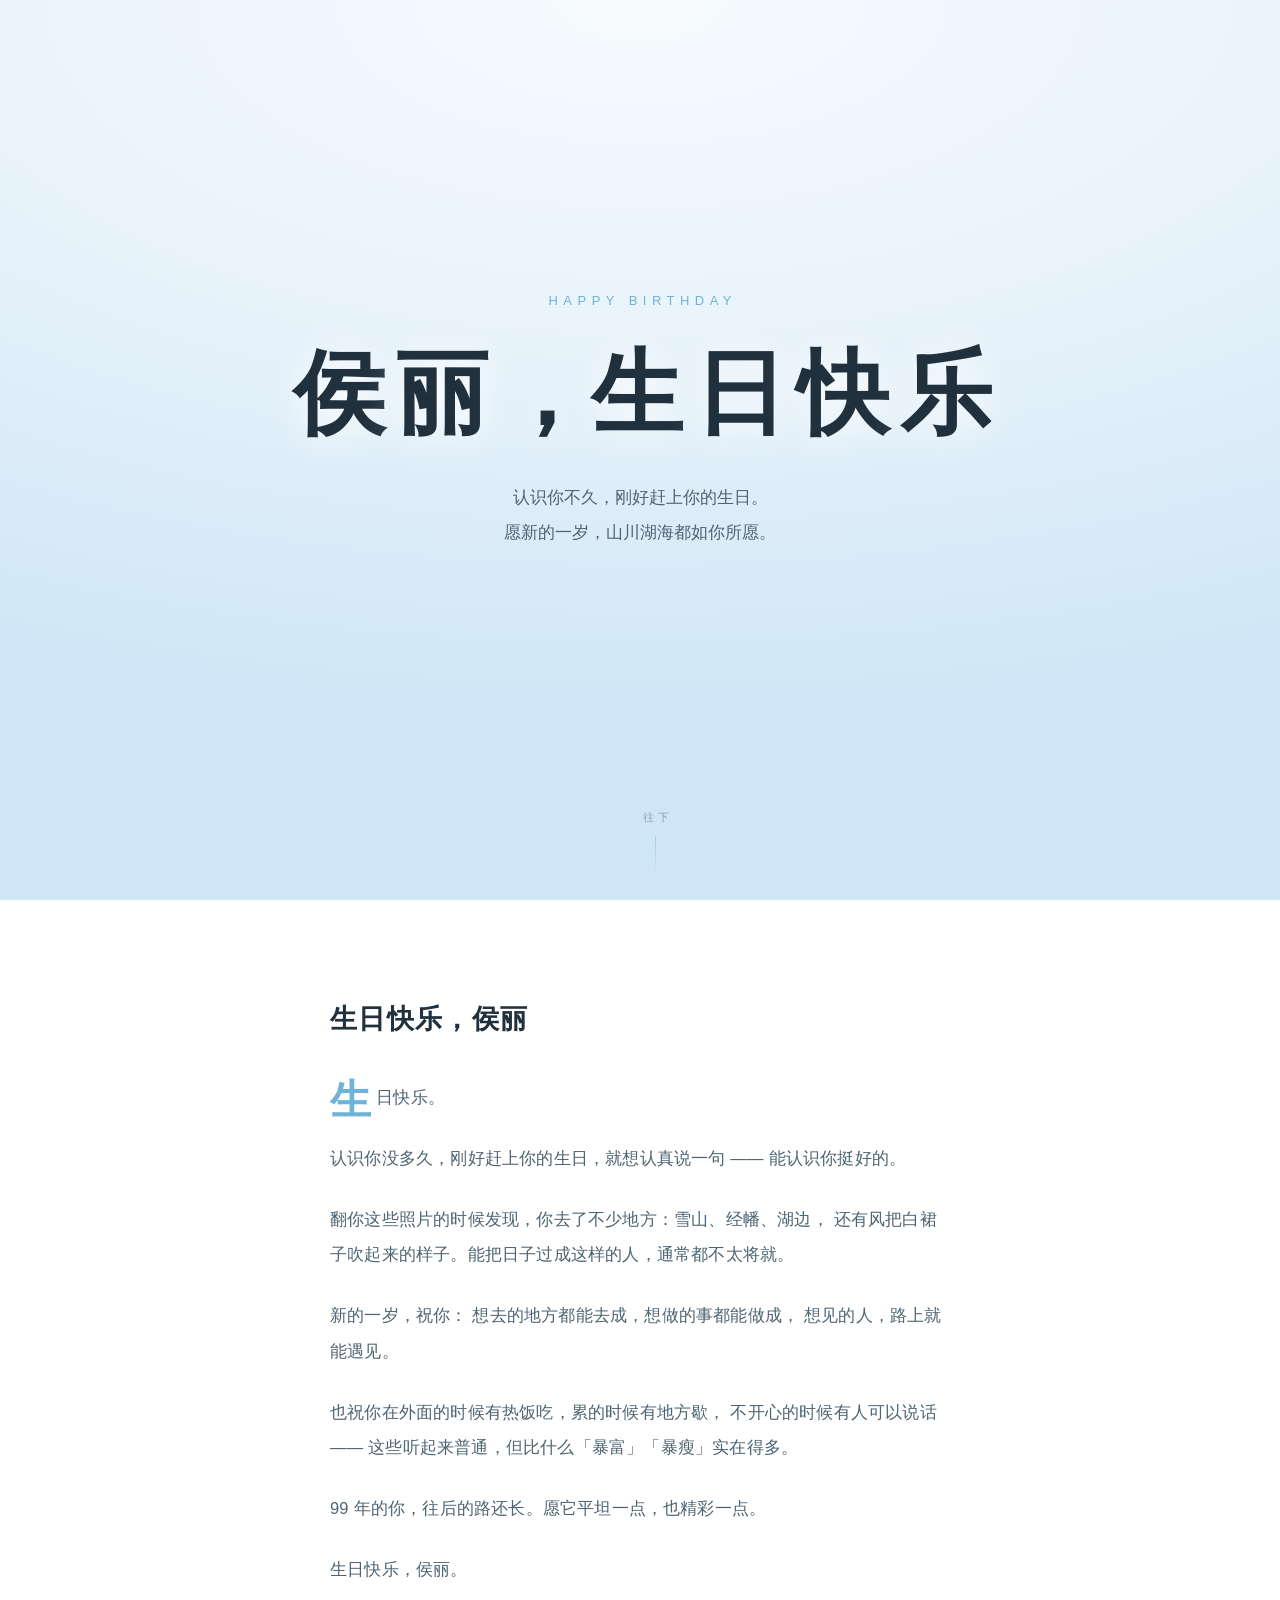
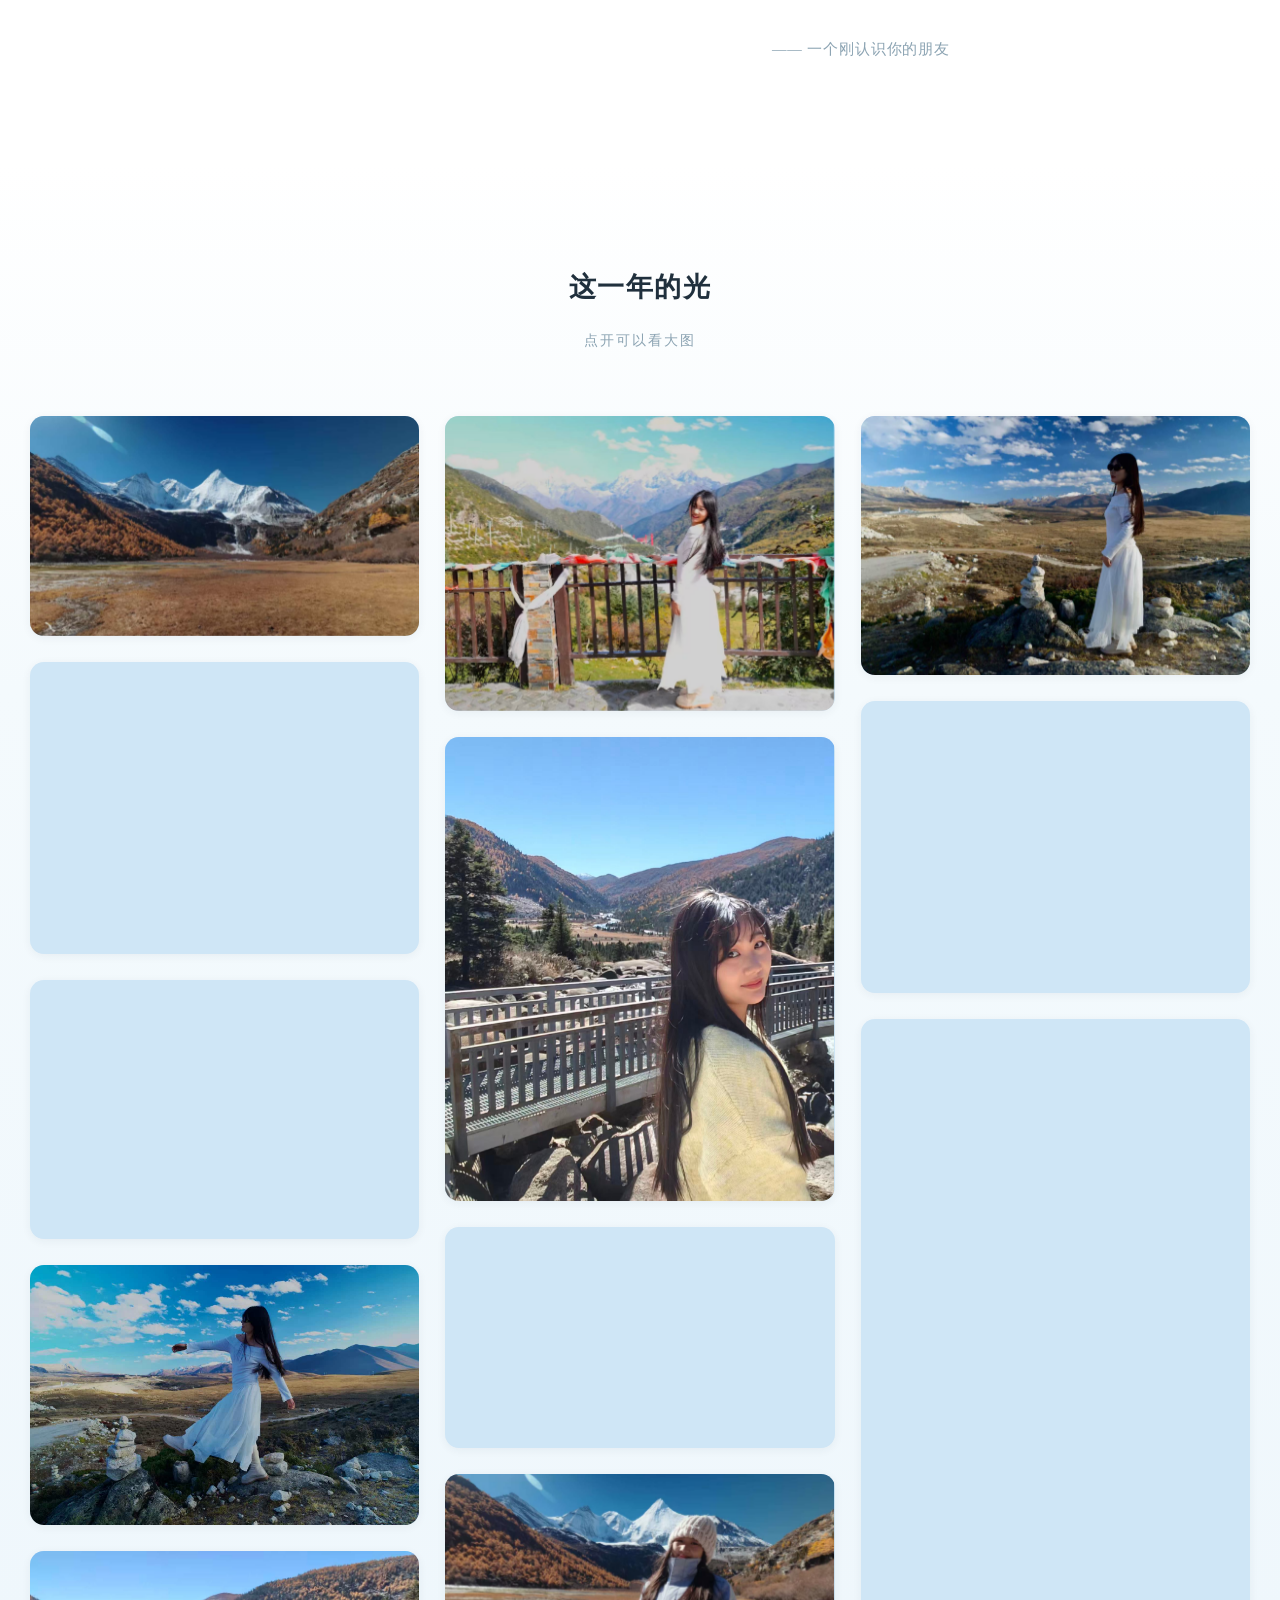
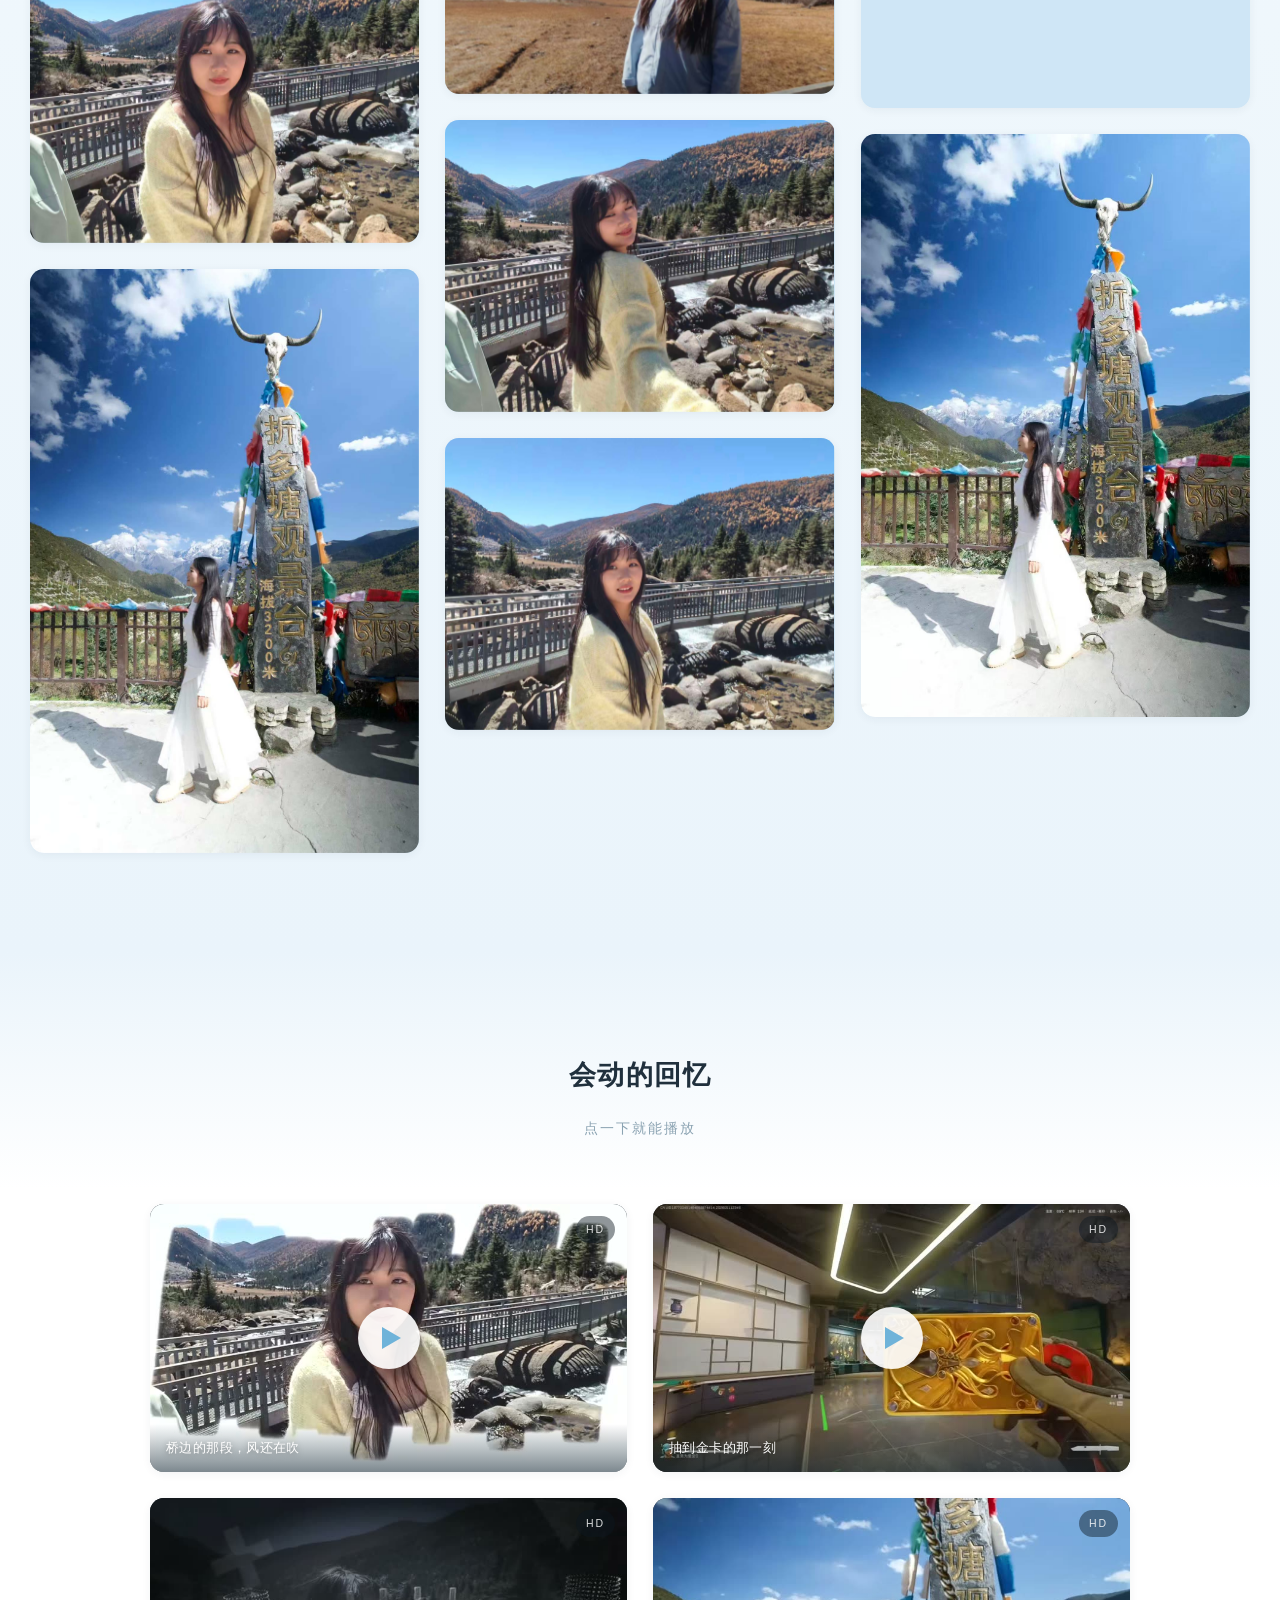
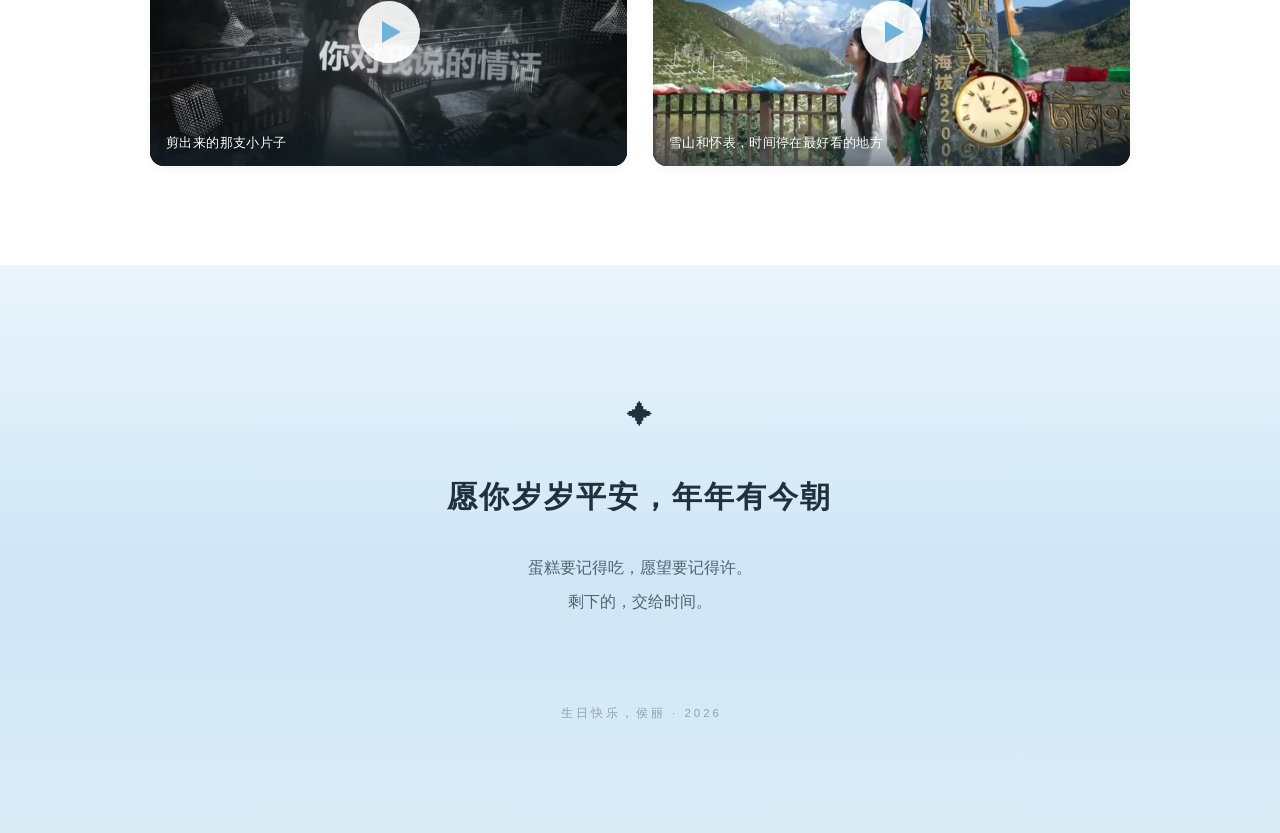
<file: birthday/index.html>
<!DOCTYPE html>
<html lang="zh-CN">
<head>
<meta charset="UTF-8">
<meta name="viewport" content="width=device-width, initial-scale=1, viewport-fit=cover">
<meta name="theme-color" content="#eaf4fb">
<meta name="robots" content="noindex, nofollow, noarchive">
<title>侯丽生日快乐</title>
<link rel="icon" href="data:image/svg+xml,<svg xmlns='http://www.w3.org/2000/svg' viewBox='0 0 100 100'><text y='.9em' font-size='90'>🎂</text></svg>">
<style>
  /* ============ 设计变量 ============ */
  :root{
    --sky-1:#eaf4fb;   /* 最浅天光 */
    --sky-2:#cfe6f6;
    --sky-3:#9fcde8;
    --sky-4:#6fb3d9;   /* 主蓝 */
    --ink:#20303d;     /* 正文墨色 */
    --ink-soft:#4d6472;
    --ink-mute:#8ba3b2;
    --white:#ffffff;
    --warm:#f6c88a;    /* 一点暖金，只用极少处 */
    --shadow-s:0 2px 10px rgba(32,48,61,.06);
    --shadow-m:0 10px 34px rgba(32,48,61,.10);
    --shadow-l:0 24px 70px rgba(32,48,61,.16);
    --ease:cubic-bezier(.22,.61,.36,1);
    --font-serif:"Songti SC","Noto Serif SC","Source Han Serif SC","SimSun",Georgia,serif;
    --font-sans:-apple-system,BlinkMacSystemFont,"PingFang SC","Hiragino Sans GB","Microsoft YaHei","Noto Sans SC",sans-serif;
  }

  *{box-sizing:border-box;-webkit-tap-highlight-color:transparent}
  html{scroll-behavior:smooth}
  @media (prefers-reduced-motion:reduce){
    html{scroll-behavior:auto}
    *{animation-duration:.001ms!important;transition-duration:.001ms!important}
  }

  body{
    margin:0;
    background:var(--sky-1);
    color:var(--ink);
    font-family:var(--font-sans);
    line-height:1.85;
    -webkit-font-smoothing:antialiased;
    overflow-x:hidden;
  }

  /* ============ 首屏 ============ */
  .hero{
    position:relative;
    min-height:100svh;
    display:flex;
    flex-direction:column;
    align-items:center;
    justify-content:center;
    text-align:center;
    padding:8vh 24px 12vh;
    overflow:hidden;
    background:
      radial-gradient(120% 80% at 50% 0%, #f7fbfe 0%, var(--sky-1) 42%, var(--sky-2) 100%);
  }
  /* 漂浮的光点：模仿轻音乐里缓慢起伏的音符 */
  .hero-notes{position:absolute;inset:0;pointer-events:none;overflow:hidden}
  .hero-notes i{
    position:absolute;
    display:block;
    border-radius:50%;
    background:radial-gradient(circle at 32% 30%, #ffffff, rgba(159,205,232,.55));
    opacity:0;
    animation:float-up linear infinite;
  }
  @keyframes float-up{
    0%{transform:translate3d(0,12vh,0) scale(.6);opacity:0}
    12%{opacity:.75}
    88%{opacity:.55}
    100%{transform:translate3d(var(--drift,0),-108vh,0) scale(1.15);opacity:0}
  }

  .hero-inner{position:relative;z-index:2;max-width:720px}

  .hero-eyebrow{
    font-size:13px;
    letter-spacing:.42em;
    text-indent:.42em;
    color:var(--sky-4);
    margin:0 0 30px;
    font-weight:500;
    opacity:0;
    animation:fade-rise 1.1s var(--ease) .15s forwards;
  }

  .hero-title{
    font-family:var(--font-serif);
    font-size:clamp(46px,11vw,96px);
    line-height:1.12;
    letter-spacing:.06em;
    text-indent:.06em;
    margin:0;
    font-weight:600;
    color:var(--ink);
    text-shadow:0 2px 34px rgba(255,255,255,.9);
    white-space:nowrap;      /* 绝不在一行中间断字；字号由 JS 自适应 */
  }
  .hero-title span{
    display:inline-block;
    opacity:0;
    transform:translateY(26px);
    animation:fade-rise .95s var(--ease) forwards;
  }
  .hero-title .ch-comma{
    /* 逗号收窄一点，避免名字后面留出过大空隙 */
    margin-right:-.12em;
  }

  .hero-sub{
    margin:34px auto 0;
    max-width:26em;
    font-size:clamp(14px,3.5vw,16.5px);
    line-height:2.1;
    color:var(--ink-soft);
    opacity:0;
    animation:fade-rise 1.2s var(--ease) .75s forwards;
  }

  .hero-date{
    margin-top:26px;
    font-size:12.5px;
    letter-spacing:.34em;
    text-indent:.34em;
    color:var(--ink-mute);
    opacity:0;
    animation:fade-rise 1.2s var(--ease) 1s forwards;
  }

  @keyframes fade-rise{
    from{opacity:0;transform:translateY(22px)}
    to{opacity:1;transform:translateY(0)}
  }

  /* 向下提示 */
  .scroll-hint{
    position:absolute;
    bottom:max(26px,env(safe-area-inset-bottom));
    left:50%;
    transform:translateX(-50%);
    z-index:2;
    display:flex;
    flex-direction:column;
    align-items:center;
    gap:9px;
    color:var(--ink-mute);
    font-size:11px;
    letter-spacing:.3em;
    text-indent:.3em;
    opacity:0;
    animation:fade-rise 1s var(--ease) 1.5s forwards;
    pointer-events:none;
  }
  .scroll-hint::after{
    content:"";
    width:1px;height:38px;
    background:linear-gradient(to bottom,var(--sky-3),transparent);
    animation:hint-slide 2.4s ease-in-out infinite;
  }
  @keyframes hint-slide{
    0%,100%{opacity:.35;transform:translateY(0)}
    50%{opacity:1;transform:translateY(6px)}
  }

  /* ============ 正文段落通用 ============ */
  .section{position:relative;padding:clamp(70px,11vh,120px) 24px}
  .narrow{max-width:640px;margin:0 auto}

  /* ============ 信（文案） ============ */
  .letter{background:var(--white)}
  .letter .narrow{max-width:620px}
  .letter h2{
    font-family:var(--font-serif);
    font-size:clamp(21px,5vw,27px);
    font-weight:600;
    letter-spacing:.05em;
    margin:0 0 40px;
    color:var(--ink);
    line-height:1.5;
  }
  .letter p{
    margin:0 0 1.55em;
    font-size:clamp(15px,3.8vw,16.5px);
    line-height:2.15;
    color:var(--ink-soft);
    letter-spacing:.012em;
  }
  .letter p:last-child{margin-bottom:0}
  .letter .sign{
    margin-top:46px;
    text-align:right;
    font-family:var(--font-serif);
    font-size:14.5px;
    color:var(--ink-mute);
    letter-spacing:.06em;
  }
  /* 首字稍作强调 */
  .letter .lead::first-letter{
    font-family:var(--font-serif);
    font-size:2.5em;
    float:left;
    line-height:.92;
    padding:.06em .12em 0 0;
    color:var(--sky-4);
    font-weight:600;
  }

  /* ============ 照片墙 ============ */
  .wall{background:linear-gradient(180deg,var(--white) 0%, #f4fafd 22%, var(--sky-1) 100%)}
  .wall-head{text-align:center;margin-bottom:clamp(38px,7vw,62px)}
  .wall-head h2{
    font-family:var(--font-serif);
    font-size:clamp(21px,5vw,27px);
    font-weight:600;
    letter-spacing:.05em;
    margin:0 0 16px;
  }
  .wall-head p{
    margin:0;
    font-size:13.5px;
    color:var(--ink-mute);
    letter-spacing:.14em;
  }

  /* 瀑布流：CSS columns，天然适配横竖混排 */
  .masonry{
    max-width:1220px;
    margin:0 auto;
    column-gap:clamp(14px,2.4vw,26px);
    columns:1;
  }
  @media (min-width:620px){ .masonry{columns:2} }
  @media (min-width:1000px){ .masonry{columns:3} }

  .ph{
    break-inside:avoid;
    margin:0 0 clamp(14px,2.4vw,26px);
    position:relative;
    border-radius:14px;
    overflow:hidden;
    cursor:zoom-in;
    background:var(--sky-2);
    box-shadow:var(--shadow-s);
    transform:translateY(30px);
    opacity:0;
    transition:opacity .9s var(--ease), transform .9s var(--ease), box-shadow .4s ease;
  }
  .ph.in{opacity:1;transform:translateY(0)}
  .ph img{
    display:block;
    width:100%;
    height:auto;
    transition:transform 1.05s var(--ease), filter .5s ease;
    will-change:transform;
  }
  .ph:hover img{transform:scale(1.045)}
  .ph::after{
    content:"";
    position:absolute;inset:0;
    background:linear-gradient(to top, rgba(20,38,50,.55) 0%, rgba(20,38,50,.12) 26%, transparent 52%);
    opacity:0;
    transition:opacity .45s ease;
    pointer-events:none;
  }
  .ph:hover::after{opacity:1}
  .ph .cap{
    position:absolute;
    left:0;right:0;bottom:0;
    padding:16px 18px 15px;
    color:#fff;
    font-size:12.5px;
    line-height:1.65;
    letter-spacing:.03em;
    opacity:0;
    transform:translateY(8px);
    transition:opacity .45s ease, transform .45s var(--ease);
    pointer-events:none;
    text-shadow:0 1px 6px rgba(0,0,0,.3);
  }
  .ph:hover .cap{opacity:1;transform:translateY(0)}
  /* 触屏没有 hover：常显一层很淡的说明 */
  @media (hover:none){
    .ph::after{opacity:.55;background:linear-gradient(to top, rgba(20,38,50,.42), transparent 46%)}
    .ph .cap{opacity:1;transform:none;font-size:12px}
  }

  /* ============ 结尾 ============ */
  .ending{
    background:linear-gradient(180deg,var(--sky-1) 0%, var(--sky-2) 55%, #dcecf7 100%);
    text-align:center;
    padding:clamp(88px,14vh,150px) 24px clamp(80px,12vh,130px);
  }
  .ending .mark{
    font-size:26px;
    letter-spacing:.5em;
    text-indent:.5em;
    margin-bottom:30px;
    opacity:.85;
  }
  .ending h2{
    font-family:var(--font-serif);
    font-size:clamp(22px,5.4vw,30px);
    font-weight:600;
    letter-spacing:.07em;
    margin:0 0 26px;
  }
  .ending p{
    max-width:24em;
    margin:0 auto;
    font-size:clamp(14.5px,3.6vw,16px);
    line-height:2.15;
    color:var(--ink-soft);
  }
  .ending .tiny{
    margin-top:clamp(52px,9vh,86px);
    font-size:11.5px;
    letter-spacing:.26em;
    text-indent:.26em;
    color:var(--ink-mute);
    opacity:.8;
  }

  /* ============ 视频区 ============ */
  .clips{background:linear-gradient(180deg,var(--sky-1) 0%, var(--white) 26%)}
  .clip-grid{
    max-width:980px;
    margin:0 auto;
    display:grid;
    grid-template-columns:repeat(2,1fr);
    gap:clamp(14px,2.4vw,26px);
  }
  @media (max-width:620px){ .clip-grid{grid-template-columns:1fr} }
  .clip{
    position:relative;
    aspect-ratio:16/9;
    border-radius:14px;
    overflow:hidden;
    background:#0d1820;
    box-shadow:var(--shadow-s);
    cursor:pointer;
    transform:translateY(30px);
    opacity:0;
    transition:opacity .9s var(--ease), transform .9s var(--ease), box-shadow .4s ease;
  }
  .clip.in{opacity:1;transform:translateY(0)}
  .clip:hover{box-shadow:var(--shadow-m)}
  .clip>img{
    position:absolute;inset:0;
    width:100%;height:100%;
    object-fit:cover;
    display:block;
    transition:transform 1.05s var(--ease), opacity .5s ease;
  }
  .clip:hover>img{transform:scale(1.04)}
  .clip video{
    position:absolute;inset:0;
    width:100%;height:100%;
    display:block;
    background:#000;
    z-index:3;
  }
  .clip .play{
    position:absolute;left:50%;top:50%;
    transform:translate(-50%,-50%);
    width:62px;height:62px;
    border-radius:50%;
    background:rgba(255,255,255,.9);
    display:flex;align-items:center;justify-content:center;
    box-shadow:0 8px 30px rgba(0,0,0,.35);
    transition:transform .35s var(--ease), opacity .4s ease;
    z-index:2;
  }
  .clip .play::after{
    content:"";
    display:block;
    border-left:19px solid var(--sky-4);
    border-top:11px solid transparent;
    border-bottom:11px solid transparent;
    margin-left:5px;
  }
  .clip:hover .play{transform:translate(-50%,-50%) scale(1.09)}
  .clip .cap{
    position:absolute;
    left:0;right:0;bottom:0;
    padding:14px 16px 13px;
    color:#fff;
    font-size:12.5px;
    line-height:1.65;
    letter-spacing:.03em;
    background:linear-gradient(to top, rgba(20,38,50,.55), transparent);
    z-index:2;
    pointer-events:none;
    text-shadow:0 1px 6px rgba(0,0,0,.35);
  }
  .clip .hint{
    position:absolute;
    top:12px;right:12px;
    font-size:10.5px;
    letter-spacing:.18em;
    color:rgba(255,255,255,.85);
    background:rgba(13,24,32,.45);
    padding:4px 10px;
    border-radius:99px;
    z-index:2;
    pointer-events:none;
  }

  /* ============ 灯箱 ============ */
  .lb{
    position:fixed;inset:0;
    z-index:100;
    display:flex;
    align-items:center;
    justify-content:center;
    padding:clamp(16px,4vw,52px);
    background:rgba(18,32,42,.94);
    backdrop-filter:blur(14px);
    -webkit-backdrop-filter:blur(14px);
    opacity:0;
    visibility:hidden;
    transition:opacity .42s var(--ease), visibility .42s;
  }
  .lb.open{opacity:1;visibility:visible}
  .lb-fig{
    margin:0;
    max-width:100%;
    max-height:100%;
    display:flex;
    flex-direction:column;
    align-items:center;
    gap:16px;
    transform:scale(.965);
    transition:transform .5s var(--ease);
  }
  .lb.open .lb-fig{transform:scale(1)}
  .lb-fig img{
    display:block;
    max-width:100%;
    max-height:calc(100svh - 150px);
    width:auto;height:auto;
    border-radius:10px;
    box-shadow:0 30px 90px rgba(0,0,0,.5);
  }
  .lb-cap{
    color:rgba(255,255,255,.82);
    font-size:13.5px;
    line-height:1.7;
    text-align:center;
    max-width:36em;
    letter-spacing:.03em;
  }
  .lb-count{
    color:rgba(255,255,255,.42);
    font-size:11.5px;
    letter-spacing:.22em;
  }
  .lb-btn{
    position:absolute;
    top:50%;
    transform:translateY(-50%);
    width:52px;height:52px;
    border:0;
    border-radius:50%;
    background:rgba(255,255,255,.10);
    color:#fff;
    font-size:20px;
    line-height:1;
    display:flex;align-items:center;justify-content:center;
    cursor:pointer;
    transition:background .28s ease, transform .28s var(--ease);
    backdrop-filter:blur(6px);
  }
  .lb-btn:hover{background:rgba(255,255,255,.22)}
  .lb-btn:active{transform:translateY(-50%) scale(.94)}
  .lb-prev{left:clamp(8px,2.6vw,26px)}
  .lb-next{right:clamp(8px,2.6vw,26px)}
  .lb-close{
    position:absolute;
    top:max(16px,env(safe-area-inset-top));
    right:clamp(14px,3vw,28px);
    width:44px;height:44px;
    border:0;border-radius:50%;
    background:rgba(255,255,255,.10);
    color:#fff;font-size:22px;line-height:1;
    cursor:pointer;
    transition:background .28s ease;
  }
  .lb-close:hover{background:rgba(255,255,255,.22)}

  /* ============ 顶部进度条（阅读感） ============ */
  .progress{
    position:fixed;top:0;left:0;
    height:2px;width:0;
    background:linear-gradient(90deg,var(--sky-3),var(--sky-4));
    z-index:99;
    transition:width .12s linear;
    pointer-events:none;
  }

  /* ============ 进场：滚动揭示 ============ */
  .reveal{opacity:0;transform:translateY(26px);transition:opacity 1s var(--ease), transform 1s var(--ease)}
  .reveal.in{opacity:1;transform:translateY(0)}

  /* 打印/极简降级 */
  @media (max-width:400px){
    .letter p{line-height:2.05}
  }
</style>
</head>
<body>

<div class="progress" id="progress" aria-hidden="true"></div>

<!-- ==================== 首屏 ==================== -->
<header class="hero">
  <div class="hero-notes" id="notes" aria-hidden="true"></div>
  <div class="hero-inner">
    <p class="hero-eyebrow">HAPPY BIRTHDAY</p>
    <h1 class="hero-title" id="title"></h1>
    <p class="hero-sub">
      认识你不久，刚好赶上你的生日。
      <br>愿新的一岁，山川湖海都如你所愿。
    </p>
    <p class="hero-date" id="dateline"></p>
  </div>
  <div class="scroll-hint">往下</div>
</header>

<!-- ==================== 信 ==================== -->
<section class="section letter">
  <div class="narrow">
    <h2 class="reveal">生日快乐，侯丽</h2>

    <p class="lead reveal">
      生日快乐。
    </p>

    <p class="reveal">
      认识你没多久，刚好赶上你的生日，就想认真说一句 —— 能认识你挺好的。
    </p>

    <p class="reveal">
      翻你这些照片的时候发现，你去了不少地方：雪山、经幡、湖边，
      还有风把白裙子吹起来的样子。能把日子过成这样的人，通常都不太将就。
    </p>

    <p class="reveal">
      新的一岁，祝你：
      想去的地方都能去成，想做的事都能做成，
      想见的人，路上就能遇见。
    </p>

    <p class="reveal">
      也祝你在外面的时候有热饭吃，累的时候有地方歇，
      不开心的时候有人可以说话 —— 这些听起来普通，但比什么「暴富」「暴瘦」实在得多。
    </p>

    <p class="reveal">
      99 年的你，往后的路还长。愿它平坦一点，也精彩一点。
    </p>

    <p class="reveal">
      生日快乐，侯丽。
    </p>

    <p class="sign reveal">—— 一个刚认识你的朋友</p>
  </div>
</section>

<!-- ==================== 照片墙 ==================== -->
<section class="section wall" id="wall">
  <div class="wall-head">
    <h2 class="reveal">这一年的光</h2>
    <p class="reveal">点开可以看大图</p>
  </div>
  <div class="masonry" id="masonry"></div>
</section>

<!-- ==================== 视频 ==================== -->
<section class="section clips" id="clips">
  <div class="wall-head">
    <h2 class="reveal">会动的回忆</h2>
    <p class="reveal">点一下就能播放</p>
  </div>
  <div class="clip-grid" id="clipGrid"></div>
</section>

<!-- ==================== 结尾 ==================== -->
<section class="ending">
  <div class="mark reveal">✦</div>
  <h2 class="reveal">愿你岁岁平安，年年有今朝</h2>
  <p class="reveal">
    蛋糕要记得吃，愿望要记得许。
    <br>剩下的，交给时间。
  </p>
  <p class="tiny reveal">生日快乐，侯丽 · 2026</p>
</section>

<!-- ==================== 灯箱 ==================== -->
<div class="lb" id="lb" role="dialog" aria-modal="true" aria-label="查看大图">
  <button class="lb-close" id="lbClose" aria-label="关闭">✕</button>
  <button class="lb-btn lb-prev" id="lbPrev" aria-label="上一张">‹</button>
  <figure class="lb-fig">
    <img id="lbImg" alt="">
    <figcaption>
      <div class="lb-cap" id="lbCap"></div>
      <div class="lb-count" id="lbCount"></div>
    </figcaption>
  </figure>
  <button class="lb-btn lb-next" id="lbNext" aria-label="下一张">›</button>
</div>

<script>
/* =========================================================
   可改的几处 —— 想让页面更"你的"，改这里就够了
   ========================================================= */
const CONFIG = {
  /* ① 名字：填了就会出现在大标题上，比如填「阿满」→ 标题变成「阿满，生日快乐」 */
  name: '侯丽',
  /* ② 生日日期：填了会显示在首屏下方，比如 '2026.11.03'；留空则不显示 */
  birthday: '',
  /* ③ 大标题里「生日快乐」四个字要不要逐字浮现（true 好看） */
  splitTitle: true,
};

/* ---------- 标题 ---------- */
(function buildTitle(){
  const el = document.getElementById('title');
  const name = (CONFIG.name || '').trim();
  const full = name ? `${name}，生日快乐` : '生日快乐';
  if (CONFIG.splitTitle) {
    [...full].forEach((ch, i) => {
      const s = document.createElement('span');
      s.textContent = ch;
      if (ch === '，') s.className = 'ch-comma';
      s.style.animationDelay = (0.35 + i * 0.085) + 's';
      el.appendChild(s);
    });
  } else {
    el.textContent = full;
  }
  if ((CONFIG.birthday || '').trim()) {
    const d = document.getElementById('dateline');
    d.textContent = CONFIG.birthday.trim();
  }

  /* 自动字号：把整行缩放到刚好放下，绝不拆字换行。
     名字越长，字越小；窗口改变时重算。 */
  const box = el.closest('.hero-inner') || el.parentElement;
  function fit() {
    const avail = Math.max(200, box.clientWidth);
    let lo = 18, hi = 96, best = lo;
    /* 二分找能放下的最大字号 */
    for (let k = 0; k < 14; k++) {
      const mid = (lo + hi) / 2;
      el.style.fontSize = mid + 'px';
      if (el.scrollWidth <= avail) { best = mid; lo = mid; } else { hi = mid; }
    }
    el.style.fontSize = Math.floor(best) + 'px';
  }
  /* 等字体就绪再量，避免衬线字体加载前后宽度不同 */
  if (document.fonts && document.fonts.ready) {
    document.fonts.ready.then(fit);
  }
  fit();
  let rt;
  window.addEventListener('resize', () => {
    clearTimeout(rt);
    rt = setTimeout(fit, 120);
  }, { passive: true });
})();

/* ---------- 首屏漂浮光点 ---------- */
(function notes(){
  const box = document.getElementById('notes');
  const N = window.innerWidth < 640 ? 14 : 22;
  for (let i = 0; i < N; i++) {
    const s = document.createElement('i');
    const size = 3 + Math.random() * 9;
    s.style.width = s.style.height = size + 'px';
    s.style.left = (Math.random() * 100) + '%';
    s.style.bottom = '-12vh';
    s.style.animationDuration = (16 + Math.random() * 20) + 's';
    s.style.animationDelay = (-Math.random() * 30) + 's';
    s.style.setProperty('--drift', (Math.random() * 120 - 60) + 'px');
    box.appendChild(s);
  }
})();

/* ---------- 照片列表（顺序即照片墙顺序） ---------- */
const PHOTOS = [
  { f: '01-snow-mountain.jpg',      c: '雪山，和铺到谷底的金黄落叶松' },
  { f: '02-bridge-portrait.jpg',    c: '木桥上' },
  { f: '03-white-dress-sky.jpg',    c: '白裙，蓝天，风' },
  { f: '09-step-rocks.jpg',         c: '踩着石头往前走' },
  { f: '07-bridge-smile.jpg',       c: '阳光很好' },
  { f: '05-stone-monument.jpg',     c: '折多塘观景台 · 海拔 3200 米' },
  { f: '10-railing-smile.jpg',      c: '身后是整片雪山' },
  { f: '08-look-back.jpg',          c: '回头' },
  { f: '04-sunglasses-hands.jpg',   c: '冰川湖边' },
  { f: '11-beanie-mountain.jpg',    c: '毛线帽和雪线' },
  { f: '12-selfie-bridge.jpg',      c: '桥下的溪水' },
  { f: '13-bridge-warm.jpg',        c: '暖色的光' },
  { f: '16-cairn-white-dress.jpg',  c: '玛尼堆旁边' },
  { f: '14-bridge-grin.jpg',        c: '笑得很开心的一张' },
  { f: '15-lake-fullbody.jpg',      c: '碎石坡上，远方是湖' },
  { f: '06-monument-v2.jpg',        c: '经幡与牛角' },
];

/* ---------- 渲染照片墙 ---------- */
const masonry = document.getElementById('masonry');
const IMG_DIR = 'assets/img/';
PHOTOS.forEach((p, i) => {
  const fig = document.createElement('figure');
  fig.className = 'ph';
  fig.dataset.index = i;
  fig.setAttribute('role', 'button');
  fig.setAttribute('tabindex', '0');
  fig.setAttribute('aria-label', `查看第 ${i + 1} 张：${p.c}`);

  const img = document.createElement('img');
  img.src = IMG_DIR + p.f;
  img.alt = p.c;
  img.loading = i < 4 ? 'eager' : 'lazy';
  img.decoding = 'async';
  /* 防止图片加载失败时留个空洞 */
  img.addEventListener('error', () => { fig.style.display = 'none'; });

  const cap = document.createElement('figcaption');
  cap.className = 'cap';
  cap.textContent = p.c;

  fig.appendChild(img);
  fig.appendChild(cap);
  masonry.appendChild(fig);
});

/* ---------- 视频列表 ---------- */
const CLIPS = [
  { v: 'v-bridge-selfie.mp4',  p: 'v-bridge-selfie-poster.jpg',  c: '桥边的那段，风还在吹' },
  { v: 'v-golden-card.mp4',    p: 'v-golden-card-poster.jpg',    c: '抽到金卡的那一刻' },
  { v: 'v-mv-mono.mp4',        p: 'v-mv-mono-poster.jpg',        c: '剪出来的那支小片子' },
  { v: 'v-pocket-watch.mp4',   p: 'v-pocket-watch-poster.jpg',   c: '雪山和怀表，时间停在最好看的地方' },
];
const VIDEO_DIR = 'assets/video/';

/* 点击才加载视频：平时只占一张封面图的流量 */
function mountPlayer(clip) {
  if (clip.querySelector('video')) return;
  const src = clip.dataset.video;
  const video = document.createElement('video');
  video.src = VIDEO_DIR + src;
  video.preload = 'auto';
  video.playsInline = true;
  video.controls = true;
  video.poster = VIDEO_DIR + clip.dataset.poster;
  video.addEventListener('ended', () => {
    video.remove();
    clip.querySelector('.play').style.display = '';
    clip.querySelector('.hint').style.display = '';
  });
  video.addEventListener('pause', () => {
    /* 暂停时保留控件，方便继续；点关闭区域外再收起 */
  });
  clip.appendChild(video);
  clip.querySelector('.play').style.display = 'none';
  clip.querySelector('.hint').style.display = 'none';
  video.play().catch(() => { /* 自动播放被拦也没关系，有 controls */ });
}

const clipGrid = document.getElementById('clipGrid');
CLIPS.forEach((c, i) => {
  const box = document.createElement('div');
  box.className = 'clip';
  box.dataset.video = c.v;
  box.dataset.poster = c.p;
  box.setAttribute('role', 'button');
  box.setAttribute('tabindex', '0');
  box.setAttribute('aria-label', '播放视频：' + c.c);

  const poster = document.createElement('img');
  poster.src = VIDEO_DIR + c.p;
  poster.alt = c.c;
  poster.loading = 'lazy';
  poster.decoding = 'async';

  const play = document.createElement('div');
  play.className = 'play';

  const hint = document.createElement('div');
  hint.className = 'hint';
  hint.textContent = 'HD';

  const cap = document.createElement('div');
  cap.className = 'cap';
  cap.textContent = c.c;

  box.appendChild(poster);
  box.appendChild(play);
  box.appendChild(hint);
  box.appendChild(cap);
  clipGrid.appendChild(box);
});

clipGrid.addEventListener('click', (e) => {
  if (e.target.tagName === 'VIDEO') return;   /* 视频自带 controls */
  const clip = e.target.closest('.clip');
  if (clip) mountPlayer(clip);
});
clipGrid.addEventListener('keydown', (e) => {
  if (e.key !== 'Enter' && e.key !== ' ') return;
  const clip = e.target.closest('.clip');
  if (clip) { e.preventDefault(); mountPlayer(clip); }
});

/* ---------- 滚动揭示 ---------- */
const io = new IntersectionObserver((entries) => {
  entries.forEach(e => {
    if (e.isIntersecting) {
      e.target.classList.add('in');
      io.unobserve(e.target);
    }
  });
}, { threshold: 0.12, rootMargin: '0px 0px -8% 0px' });

document.querySelectorAll('.reveal').forEach(el => io.observe(el));
document.querySelectorAll('.ph').forEach((el, i) => {
  el.style.transitionDelay = `${(i % 3) * 90}ms`;
  io.observe(el);
});
document.querySelectorAll('.clip').forEach((el, i) => {
  el.style.transitionDelay = `${(i % 2) * 90}ms`;
  io.observe(el);
});

/* ---------- 灯箱 ---------- */
const lb = document.getElementById('lb');
const lbImg = document.getElementById('lbImg');
const lbCap = document.getElementById('lbCap');
const lbCount = document.getElementById('lbCount');
let cur = 0;

function visiblePhotos() {
  /* 只翻没被隐藏的（图片加载失败的会隐藏） */
  return PHOTOS.map((p, i) => ({ ...p, i }))
    .filter(p => {
      const el = masonry.querySelector(`.ph[data-index="${p.i}"]`);
      return el && el.style.display !== 'none';
    });
}

function show(idx) {
  const list = visiblePhotos();
  if (!list.length) return;
  cur = (idx + list.length) % list.length;
  const p = list[cur];
  lbImg.src = IMG_DIR + p.f;
  lbImg.alt = p.c;
  lbCap.textContent = p.c;
  lbCount.textContent = `${cur + 1} / ${list.length}`;
}

function openLB(idx) {
  const list = visiblePhotos();
  const pos = list.findIndex(p => p.i === idx);
  show(pos === -1 ? 0 : pos);
  lb.classList.add('open');
  document.body.style.overflow = 'hidden';
}

function closeLB() {
  lb.classList.remove('open');
  document.body.style.overflow = '';
  /* 关掉后释放大图，省内存 */
  setTimeout(() => { if (!lb.classList.contains('open')) lbImg.removeAttribute('src'); }, 450);
}

masonry.addEventListener('click', (e) => {
  const fig = e.target.closest('.ph');
  if (fig) openLB(Number(fig.dataset.index));
});
masonry.addEventListener('keydown', (e) => {
  if (e.key !== 'Enter' && e.key !== ' ') return;
  const fig = e.target.closest('.ph');
  if (fig) { e.preventDefault(); openLB(Number(fig.dataset.index)); }
});

document.getElementById('lbPrev').addEventListener('click', () => show(cur - 1));
document.getElementById('lbNext').addEventListener('click', () => show(cur + 1));
document.getElementById('lbClose').addEventListener('click', closeLB);

lb.addEventListener('click', (e) => {
  /* 点空白处关闭 */
  if (e.target === lb) closeLB();
});

document.addEventListener('keydown', (e) => {
  if (!lb.classList.contains('open')) return;
  if (e.key === 'Escape') closeLB();
  else if (e.key === 'ArrowLeft') show(cur - 1);
  else if (e.key === 'ArrowRight') show(cur + 1);
});

/* 移动端左右滑 */
let touchX = null;
lb.addEventListener('touchstart', (e) => { touchX = e.changedTouches[0].clientX; }, { passive: true });
lb.addEventListener('touchend', (e) => {
  if (touchX === null) return;
  const dx = e.changedTouches[0].clientX - touchX;
  if (Math.abs(dx) > 46) (dx < 0 ? show(cur + 1) : show(cur - 1));
  touchX = null;
}, { passive: true });

/* ---------- 顶部阅读进度 ---------- */
const progress = document.getElementById('progress');
function onScroll() {
  const h = document.documentElement;
  const total = h.scrollHeight - h.clientHeight;
  progress.style.width = total > 0 ? ((h.scrollTop / total) * 100) + '%' : '0%';
}
window.addEventListener('scroll', onScroll, { passive: true });
onScroll();
</script>
</body>
</html>
</file>
